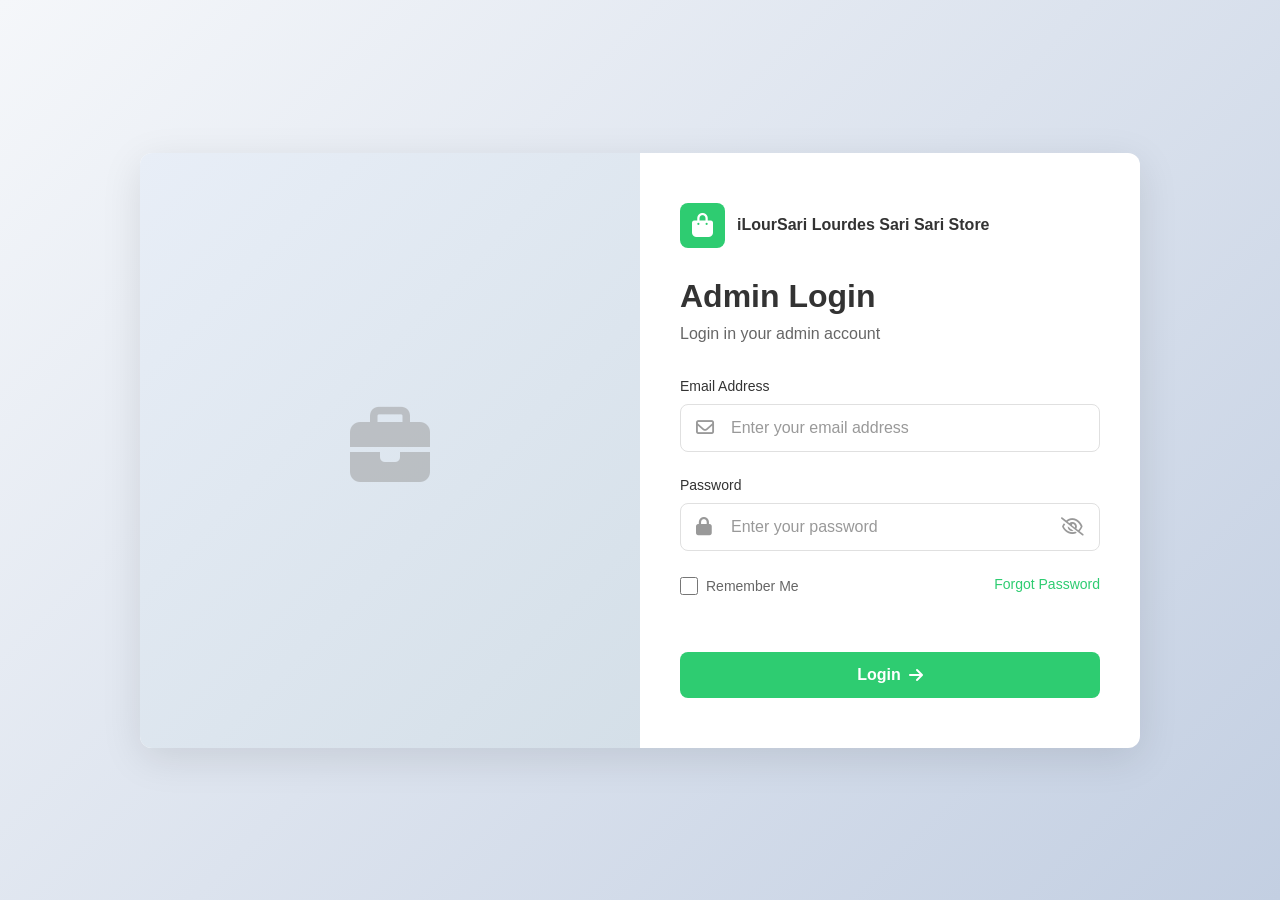
<file: index.html>
<!DOCTYPE html>
<html lang="en">
<head>
    <meta charset="UTF-8">
    <meta name="viewport" content="width=device-width, initial-scale=1.0">
    <title>iLourSari Lourdes Sari Sari Store</title>
    <link rel="stylesheet" href="style.css">
    <link rel="shortcut icon" href="image/store.ico" type="image/fav.ico">
    <link rel="stylesheet" href="https://cdnjs.cloudflare.com/ajax/libs/font-awesome/6.5.0/css/all.min.css">
</head>
<body>
    <div class="login-container">
        <div class="login-illustration">
            <div class="illustration-placeholder">
                <i class="fas fa-briefcase"></i>
            </div>
        </div>

        <div class="login-form-container">
            <div class="logo-section">
                <div class="logo-icon">
                    <i class="fas fa-bag-shopping"></i>
                </div>
                <span class="logo-text">iLourSari Lourdes Sari Sari Store</span>
            </div>

            <h1>Admin Login</h1>
            <p class="subtitle">Login in your admin account</p>

            <form id="loginForm">
                <div class="form-group">
                    <label for="email">Email Address</label>
                    <div class="input-wrapper">
                        <i class="fa-regular fa-envelope input-icon"></i>
                        <input 
                            type="email" 
                            id="email" 
                            name="email" 
                            placeholder="Enter your email address"
                            required
                        >
                    </div>
                </div>

                <div class="form-group">
                    <label for="password">Password</label>
                    <div class="input-wrapper">
                        <i class="fa-solid fa-lock input-icon"></i>
                        <input 
                            type="password" 
                            id="password" 
                            name="password" 
                            placeholder="Enter your password"
                            required
                        >
                        <button 
                            type="button" 
                            class="password-toggle" 
                            id="passwordToggle"
                            aria-label="Toggle password visibility"
                        >
                            <i class="fa-regular fa-eye-slash"></i>
                        </button>
                    </div>
                </div>

                <div class="form-footer">
                    <div class="checkbox-wrapper">
                        <input 
                            type="checkbox" 
                            id="rememberMe" 
                            name="rememberMe"
                        >
                        <label for="rememberMe">Remember Me</label>
                    </div>
                    <a href="#" class="forgot-password">Forgot Password</a>
                </div>

                <button type="submit" class="login-btn">
                    <span>Login</span>
                    <i class="fa-solid fa-arrow-right"></i>
                </button>
            </form>
        </div>
    </div>
    <script src="script.js"></script>
    
</body>
</html>
</file>
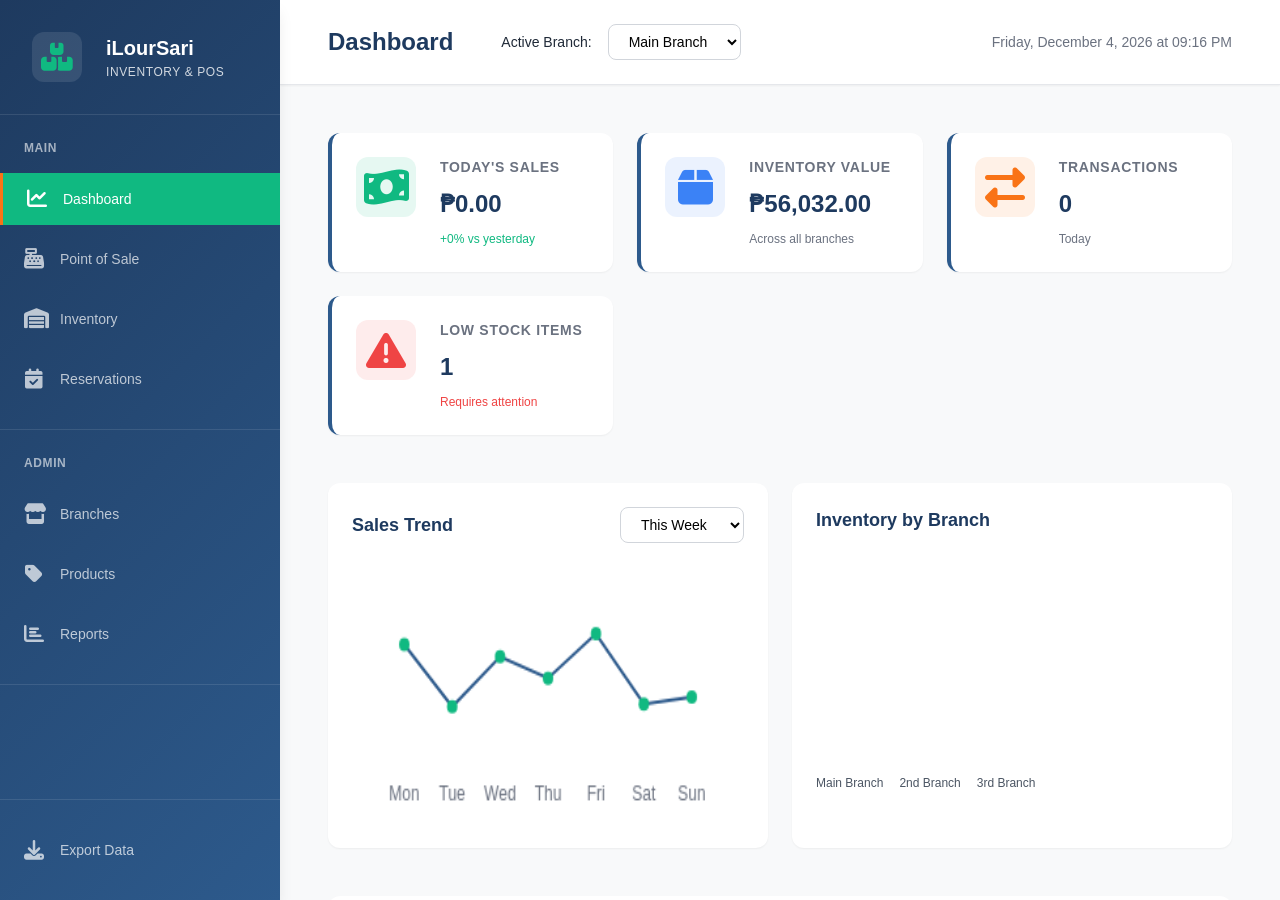
<file: dashboard.html>
<!DOCTYPE html>
<html lang="en">
<head>
  <meta charset="UTF-8">
  <meta name="viewport" content="width=device-width, initial-scale=1.0">
  <title>iLourSari  Inventory & POS System</title>
  <link rel="stylesheet" href="https://cdnjs.cloudflare.com/ajax/libs/font-awesome/6.4.0/css/all.min.css">
  <link rel="stylesheet" href="dashboard.css">
</head>
<body>
  <div id="app">
    <!-- Main Container -->
    <div class="app-container">
      <!-- Sidebar Navigation -->
      <nav class="sidebar">
        <div class="brand">
          <div class="brand-icon"><i class="fas fa-boxes"></i></div>
          <div class="brand-text">
            <div class="brand-name">iLourSari</div>
            <div class="brand-subtitle">Inventory & POS</div>
          </div>
        </div>

        <div class="nav-section">
          <div class="nav-label">Main</div>
          <div class="nav-items">
            <button class="nav-item active" data-page="dashboard">
              <span class="icon"><i class="fas fa-chart-line"></i></span>
              <span>Dashboard</span>
            </button>
            <button class="nav-item" data-page="pos">
              <span class="icon"><i class="fas fa-cash-register"></i></span>
              <span>Point of Sale</span>
            </button>
            <button class="nav-item" data-page="inventory">
              <span class="icon"><i class="fas fa-warehouse"></i></span>
              <span>Inventory</span>
            </button>
            <button class="nav-item" data-page="reservations">
              <span class="icon"><i class="fas fa-calendar-check"></i></span>
              <span>Reservations</span>
            </button>
          </div>
        </div>

        <div class="nav-section">
          <div class="nav-label">Admin</div>
          <div class="nav-items">
            <button class="nav-item" data-page="branches">
              <span class="icon"><i class="fas fa-store"></i></span>
              <span>Branches</span>
            </button>
            <button class="nav-item" data-page="products">
              <span class="icon"><i class="fas fa-tag"></i></span>
              <span>Products</span>
            </button>
            <button class="nav-item" data-page="reports">
              <span class="icon"><i class="fas fa-chart-bar"></i></span>
              <span>Reports</span>
            </button>
          </div>
        </div>

        <div class="nav-footer">
          <button class="nav-item" id="export-btn">
            <span class="icon"><i class="fas fa-download"></i></span>
            <span>Export Data</span>
          </button>
        </div>
      </nav>

      <!-- Main Content Area -->
      <main class="main-content">
        <!-- Header -->
        <header class="header">
          <div class="header-left">
            <h1 id="page-title">Dashboard</h1>
            <div id="branch-selector" class="branch-selector"></div>
          </div>
          <div class="header-right">
            <div class="header-info">
              <span id="current-date"></span>
            </div>
          </div>
        </header>

        <!-- Page Content Container -->
        <div class="content-area">
          <!-- Dashboard Page -->
          <div id="page-dashboard" class="page active">
            <div class="dashboard-grid">
              <!-- KPI Cards -->
              <div class="kpi-grid">
                <div class="kpi-card">
                  <div class="kpi-icon sales"><i class="fas fa-money-bill-wave"></i></div>
                  <div class="kpi-content">
                    <div class="kpi-label">Today's Sales</div>
                    <div class="kpi-value" id="kpi-sales">₱0.00</div>
                    <div class="kpi-change positive">+0% vs yesterday</div>
                  </div>
                </div>
                <div class="kpi-card">
                  <div class="kpi-icon inventory"><i class="fas fa-box"></i></div>
                  <div class="kpi-content">
                    <div class="kpi-label">Inventory Value</div>
                    <div class="kpi-value" id="kpi-inventory">₱0.00</div>
                    <div class="kpi-change">Across all branches</div>
                  </div>
                </div>
                <div class="kpi-card">
                  <div class="kpi-icon transactions"><i class="fas fa-exchange-alt"></i></div>
                  <div class="kpi-content">
                    <div class="kpi-label">Transactions</div>
                    <div class="kpi-value" id="kpi-transactions">0</div>
                    <div class="kpi-change">Today</div>
                  </div>
                </div>
                <div class="kpi-card">
                  <div class="kpi-icon alert"><i class="fas fa-exclamation-triangle"></i></div>
                  <div class="kpi-content">
                    <div class="kpi-label">Low Stock Items</div>
                    <div class="kpi-value" id="kpi-low-stock">0</div>
                    <div class="kpi-change negative">Requires attention</div>
                  </div>
                </div>
              </div>

              <!-- Charts Section -->
              <div class="charts-section">
                <div class="chart-card">
                  <div class="chart-header">
                    <h3>Sales Trend</h3>
                    <select id="sales-filter" class="filter-select">
                      <option value="week">This Week</option>
                      <option value="month">This Month</option>
                      <option value="all">All Time</option>
                    </select>
                  </div>
                  <canvas id="salesChart" class="chart"></canvas>
                </div>
                <div class="chart-card">
                  <div class="chart-header">
                    <h3>Inventory by Branch</h3>
                  </div>
                  <div id="branchInventoryChart" class="inventory-chart"></div>
                </div>
              </div>

              <!-- Branch Performance Table -->
              <div class="data-table-card">
                <div class="table-header">
                  <h3>Branch Performance</h3>
                </div>
                <table class="data-table">
                  <thead>
                    <tr>
                      <th>Branch</th>
                      <th>Today's Sales</th>
                      <th>Transactions</th>
                      <th>Inventory Value</th>
                      <th>Status</th>
                    </tr>
                  </thead>
                  <tbody id="branch-table-body">
                  </tbody>
                </table>
              </div>
            </div>
          </div>

          <!-- POS Page -->
          <div id="page-pos" class="page">
            <div class="pos-container">
              <!-- Product Search & Browse -->
              <div class="pos-section product-section">
                <div class="section-header">
                  <h3>Products</h3>
                  <input type="text" id="product-search" class="search-input" placeholder="Search products...">
                </div>
                <div id="product-grid" class="product-grid"></div>
              </div>

              <!-- Shopping Cart -->
              <div class="pos-section cart-section">
                <div class="section-header">
                  <h3>Shopping Cart</h3>
                  <button id="clear-cart" class="btn btn-secondary btn-sm">Clear</button>
                </div>
                <div id="cart-items" class="cart-items"></div>
                <div class="cart-summary">
                  <div class="summary-row">
                    <span>Subtotal:</span>
                    <span id="subtotal">₱0.00</span>
                  </div>
                  <div class="summary-row">
                    <span>Discount:</span>
                    <input type="number" id="discount" class="discount-input" min="0" value="0" placeholder="0">
                  </div>
                  <div class="summary-row total">
                    <span>Total:</span>
                    <span id="total">₱0.00</span>
                  </div>
                </div>

                <!-- Payment Method -->
                <div class="payment-section">
                  <div class="payment-label">Payment Method</div>
                  <div class="payment-options">
                    <button class="payment-btn active" data-method="cash">Cash</button>
                    <button class="payment-btn" data-method="gcash">GCash</button>
                  </div>
                </div>

                <!-- Action Buttons -->
                <div class="action-buttons">
                  <button id="checkout-btn" class="btn btn-primary btn-lg">Checkout</button>
                  <button id="print-receipt-btn" class="btn btn-secondary btn-lg" disabled>Print Receipt</button>
                </div>
              </div>
            </div>
          </div>

          <!-- Inventory Management Page -->
          <div id="page-inventory" class="page">
            <div class="inventory-container">
              <div class="page-header">
                <div>
                  <h2>Inventory Management</h2>
                  <p>Manage stock levels across all branches</p>
                </div>
                <button id="add-product-btn" class="btn btn-primary">+ Add Product</button>
              </div>

              <!-- Inventory Filters -->
              <div class="inventory-filters">
                <input type="text" id="inventory-search" class="search-input" placeholder="Search products...">
                <select id="category-filter" class="filter-select">
                  <option value="">All Categories</option>
                  <option value="grocery">Grocery</option>
                  <option value="beverages">Beverages</option>
                  <option value="snacks">Snacks</option>
                  <option value="toiletries">Toiletries</option>
                  <option value="household">Household</option>
                </select>
                <select id="stock-filter" class="filter-select">
                  <option value="">All Stock Levels</option>
                  <option value="low">Low Stock</option>
                  <option value="normal">Normal</option>
                  <option value="high">High</option>
                </select>
              </div>

              <!-- Inventory Table -->
              <div class="data-table-card">
                <table class="data-table">
                  <thead>
                    <tr>
                      <th>Product</th>
                      <th>Category</th>
                      <th>SKU</th>
                      <th>Unit Price</th>
                      <th>Branch Levels</th>
                      <th>Total Stock</th>
                      <th>Reorder Point</th>
                      <th>Status</th>
                      <th>Actions</th>
                    </tr>
                  </thead>
                  <tbody id="inventory-table-body">
                  </tbody>
                </table>
              </div>
            </div>
          </div>

          <!-- Product Management Page -->
          <div id="page-products" class="page">
            <div class="products-container">
              <div class="page-header">
                <h2>Product Management</h2>
                <button id="new-product-btn" class="btn btn-primary">+ New Product</button>
              </div>

              <div class="data-table-card">
                <table class="data-table">
                  <thead>
                    <tr>
                      <th>Product Name</th>
                      <th>SKU</th>
                      <th>Category</th>
                      <th>Unit Price</th>
                      <th>Reorder Point</th>
                      <th>Status</th>
                      <th>Actions</th>
                    </tr>
                  </thead>
                  <tbody id="products-table-body">
                  </tbody>
                </table>
              </div>
            </div>
          </div>

          <!-- Branches Page -->
          <div id="page-branches" class="page">
            <div class="branches-container">
              <div class="page-header">
                <h2>Branch Management</h2>
              </div>
              <div id="branches-grid" class="branches-grid"></div>
            </div>
          </div>

          <!-- Reservations Page -->
          <div id="page-reservations" class="page">
            <div class="reservations-container">
              <div class="page-header">
                <h2>Product Reservations</h2>
              </div>

              <div class="reservations-tabs">
                <button class="tab-btn active" data-tab="active">Active</button>
                <button class="tab-btn" data-tab="completed">Completed</button>
                <button class="tab-btn" data-tab="cancelled">Cancelled</button>
              </div>

              <div class="data-table-card">
                <table class="data-table">
                  <thead>
                    <tr>
                      <th>Reservation ID</th>
                      <th>Customer</th>
                      <th>Product</th>
                      <th>Quantity</th>
                      <th>Branch</th>
                      <th>Date</th>
                      <th>Expiry</th>
                      <th>Status</th>
                      <th>Actions</th>
                    </tr>
                  </thead>
                  <tbody id="reservations-table-body">
                  </tbody>
                </table>
              </div>
            </div>
          </div>

          <!-- Reports Page -->
          <div id="page-reports" class="page">
            <div class="reports-container">
              <div class="page-header">
                <h2>Reports & Analytics</h2>
              </div>

              <div class="reports-filters">
                <input type="date" id="report-start-date" class="date-input">
                <span>to</span>
                <input type="date" id="report-end-date" class="date-input">
                <button id="generate-report-btn" class="btn btn-primary">Generate Report</button>
                <button id="export-csv-btn" class="btn btn-secondary">Export CSV</button>
              </div>

              <div class="reports-grid">
                <div class="report-card">
                  <h3>Sales Summary</h3>
                  <div id="sales-summary" class="report-content"></div>
                </div>
                <div class="report-card">
                  <h3>Top Products</h3>
                  <div id="top-products" class="report-content"></div>
                </div>
                <div class="report-card">
                  <h3>Branch Comparison</h3>
                  <div id="branch-comparison" class="report-content"></div>
                </div>
              </div>
            </div>
          </div>
        </div>
      </main>
    </div>

    <!-- Modals -->
    <!-- Product Modal -->
    <div id="product-modal" class="modal">
      <div class="modal-content">
        <div class="modal-header">
          <h2 id="modal-title">Add Product</h2>
          <button class="close-btn">&times;</button>
        </div>
        <form id="product-form" class="modal-form">
          <div class="form-group">
            <label for="product-name">Product Name *</label>
            <input type="text" id="product-name" required>
          </div>
          <div class="form-row">
            <div class="form-group">
              <label for="product-sku">SKU *</label>
              <input type="text" id="product-sku" required>
            </div>
            <div class="form-group">
              <label for="product-category">Category *</label>
              <select id="product-category" required>
                <option value="">Select Category</option>
                <option value="grocery">Grocery</option>
                <option value="beverages">Beverages</option>
                <option value="snacks">Snacks</option>
                <option value="toiletries">Toiletries</option>
                <option value="household">Household</option>
              </select>
            </div>
          </div>
          <div class="form-row">
            <div class="form-group">
              <label for="product-price">Unit Price *</label>
              <input type="number" id="product-price" step="0.01" required>
            </div>
            <div class="form-group">
              <label for="product-reorder">Reorder Point *</label>
              <input type="number" id="product-reorder" required>
            </div>
          </div>
          <div class="form-actions">
            <button type="button" class="btn btn-secondary" id="modal-cancel">Cancel</button>
            <button type="submit" class="btn btn-primary">Save Product</button>
          </div>
        </form>
      </div>
    </div>

    <!-- Stock Update Modal -->
    <div id="stock-modal" class="modal">
      <div class="modal-content">
        <div class="modal-header">
          <h2>Update Stock</h2>
          <button class="close-btn">&times;</button>
        </div>
        <form id="stock-form" class="modal-form">
          <div class="form-group">
            <label for="stock-product">Product</label>
            <input type="text" id="stock-product" readonly>
          </div>
          <div class="form-group">
            <label for="stock-branch">Branch *</label>
            <select id="stock-branch" required></select>
          </div>
          <div class="form-row">
            <div class="form-group">
              <label for="stock-quantity">Current Quantity</label>
              <input type="number" id="stock-quantity" readonly>
            </div>
            <div class="form-group">
              <label for="stock-change">Add/Remove Quantity *</label>
              <input type="number" id="stock-change" required>
            </div>
          </div>
          <div class="form-group">
            <label for="stock-reason">Reason *</label>
            <select id="stock-reason" required>
              <option value="">Select Reason</option>
              <option value="restock">Restock</option>
              <option value="adjustment">Inventory Adjustment</option>
              <option value="damage">Damaged</option>
              <option value="loss">Loss</option>
              <option value="transfer">Transfer</option>
            </select>
          </div>
          <div class="form-actions">
            <button type="button" class="btn btn-secondary" id="stock-modal-cancel">Cancel</button>
            <button type="submit" class="btn btn-primary">Update Stock</button>
          </div>
        </form>
      </div>
    </div>

    <!-- Reservation Modal -->
    <div id="reservation-modal" class="modal">
      <div class="modal-content">
        <div class="modal-header">
          <h2>New Reservation</h2>
          <button class="close-btn">&times;</button>
        </div>
        <form id="reservation-form" class="modal-form">
          <div class="form-group">
            <label for="res-customer">Customer Name *</label>
            <input type="text" id="res-customer" required>
          </div>
          <div class="form-group">
            <label for="res-customer-phone">Phone Number</label>
            <input type="tel" id="res-customer-phone">
          </div>
          <div class="form-group">
            <label for="res-product">Product *</label>
            <select id="res-product" required></select>
          </div>
          <div class="form-group">
            <label for="res-quantity">Quantity *</label>
            <input type="number" id="res-quantity" min="1" required>
          </div>
          <div class="form-group">
            <label for="res-branch">Branch *</label>
            <select id="res-branch" required></select>
          </div>
          <div class="form-group">
            <label for="res-expiry">Expiry Date (days) *</label>
            <input type="number" id="res-expiry" min="1" value="7" required>
          </div>
          <div class="form-actions">
            <button type="button" class="btn btn-secondary" id="res-modal-cancel">Cancel</button>
            <button type="submit" class="btn btn-primary">Create Reservation</button>
          </div>
        </form>
      </div>
    </div>

    <!-- Receipt Modal -->
    <div id="receipt-modal" class="modal">
      <div class="modal-content receipt-modal-content">
        <div class="receipt-header">
          <h2>Transaction Receipt</h2>
          <button class="close-btn">&times;</button>
        </div>
        <div id="receipt-content" class="receipt-content"></div>
        <div class="receipt-actions">
          <button id="print-btn" class="btn btn-primary">Print</button>
          <button id="close-receipt-btn" class="btn btn-secondary">Close</button>
        </div>
      </div>
    </div>
  </div>

  <script src="dashboard.js"></script>
</body>
</html>
</file>
<file: style.css>
*{
    margin: 0;
    padding: 0;
    box-sizing: border-box;
}

body {
            font-family: -apple-system, BlinkMacSystemFont, 'Segoe UI', 'Roboto', 'Oxygen',
                'Ubuntu', 'Cantarell', 'Fira Sans', 'Droid Sans', 'Helvetica Neue',
                sans-serif;
            background: linear-gradient(135deg, #f5f7fa 0%, #c3cfe2 100%);
            min-height: 100vh;
            display: flex;
            justify-content: center;
            align-items: center;
            padding: 20px;
        }

        .login-container {
            display: flex;
            background: white;
            border-radius: 12px;
            box-shadow: 0 10px 40px rgba(0, 0, 0, 0.1);
            max-width: 1000px;
            width: 100%;
            overflow: hidden;
        }

        .login-illustration {
            flex: 1;
            background: linear-gradient(135deg, #e8eef7 0%, #d4dfe8 100%);
            display: flex;
            align-items: center;
            justify-content: center;
            padding: 40px;
            min-height: 500px;
        }

        .illustration-placeholder {
            text-align: center;
            color: #999;
            font-size: 80px;
            opacity: 0.5;
        }

        .login-form-container {
            flex: 1;
            padding: 50px 40px;
            display: flex;
            flex-direction: column;
            justify-content: center;
        }

        .logo-section {
            display: flex;
            align-items: center;
            gap: 12px;
            margin-bottom: 30px;
        }

        .logo-icon {
            width: 45px;
            height: 45px;
            background: #2ecc71;
            border-radius: 8px;
            display: flex;
            align-items: center;
            justify-content: center;
            color: white;
            font-size: 24px;
        }

        .logo-text {
            font-size: 16px;
            font-weight: 600;
            color: #333;
        }

        h1 {
            font-size: 32px;
            color: #333;
            margin-bottom: 10px;
            font-weight: 700;
        }

        .subtitle {
            color: #666;
            font-size: 16px;
            margin-bottom: 35px;
        }

        .form-group {
            margin-bottom: 25px;
        }

        label {
            display: block;
            margin-bottom: 10px;
            color: #333;
            font-weight: 500;
            font-size: 14px;
        }

        .input-wrapper {
            position: relative;
            display: flex;
            align-items: center;
        }

        .input-icon {
            position: absolute;
            left: 16px;
            color: #999;
            font-size: 18px;
            pointer-events: none;
            z-index: 1;
        }

        input[type="email"],
        input[type="password"],
        input[type="text"] {
            width: 100%;
            padding: 14px 16px 14px 50px;
            border: 1px solid #e0e0e0;
            border-radius: 8px;
            font-size: 16px;
            transition: all 0.3s ease;
            background: #fff;
        }

        input[type="email"]:focus,
        input[type="password"]:focus,
        input[type="text"]:focus {
            outline: none;
            border-color: #2ecc71;
            box-shadow: 0 0 0 3px rgba(46, 204, 113, 0.1);
        }

        input::placeholder {
            color: #999;
        }

        .password-toggle {
            position: absolute;
            right: 16px;
            background: none;
            border: none;
            cursor: pointer;
            color: #999;
            font-size: 18px;
            padding: 0;
            display: flex;
            align-items: center;
            justify-content: center;
            width: 24px;
            height: 24px;
            transition: color 0.3s ease;
        }

        .password-toggle:hover {
            color: #2ecc71;
        }

        .checkbox-wrapper {
            display: flex;
            align-items: center;
            margin-bottom: 25px;
        }

        .checkbox-wrapper input[type="checkbox"] {
            width: 18px;
            height: 18px;
            cursor: pointer;
            margin-right: 8px;
        }

        .checkbox-wrapper label {
            margin: 0;
            cursor: pointer;
            font-size: 14px;
            color: #666;
            flex: 1;
        }

        .forgot-password {
            text-decoration: none;
            color: #2ecc71;
            font-size: 14px;
            font-weight: 500;
            margin-bottom: 30px;
            transition: color 0.3s ease;
        }

        .forgot-password:hover {
            color: #27ae60;
        }

        .form-footer {
            display: flex;
            justify-content: space-between;
            align-items: center;
            margin-bottom: 30px;
        }

        .login-btn {
            width: 100%;
            padding: 14px 24px;
            background: #2ecc71;
            color: white;
            border: none;
            border-radius: 8px;
            font-size: 16px;
            font-weight: 600;
            cursor: pointer;
            transition: all 0.3s ease;
            display: flex;
            align-items: center;
            justify-content: center;
            gap: 8px;
        }

        .login-btn:hover {
            background: #27ae60;
            box-shadow: 0 4px 12px rgba(46, 204, 113, 0.3);
        }

        .login-btn:active {
            transform: scale(0.98);
        }

        @media (max-width: 768px) {
            .login-container {
                flex-direction: column;
            }

            .login-illustration {
                min-height: 300px;
                order: -1;
            }

            .login-form-container {
                padding: 40px 25px;
            }

            h1 {
                font-size: 24px;
            }

            .illustration-placeholder {
                font-size: 60px;
            }
        }
</file>
<file: dashboard.css>
:root {
  /* Primary Colors */
  --primary-dark: #1e3a5f;
  --primary-base: #2d5a8c;
  --primary-light: #3d7ab8;
  
  /* Accent Colors */
  --accent-green: #10b981;
  --accent-orange: #f97316;
  --accent-red: #ef4444;
  
  /* Neutral Colors */
  --neutral-white: #ffffff;
  --neutral-light: #f8f9fa;
  --neutral-gray-100: #f3f4f6;
  --neutral-gray-200: #e5e7eb;
  --neutral-gray-300: #d1d5db;
  --neutral-gray-400: #9ca3af;
  --neutral-gray-500: #6b7280;
  --neutral-gray-600: #4b5563;
  --neutral-gray-700: #374151;
  --neutral-dark: #1f2937;
  
  /* Status Colors */
  --status-success: #10b981;
  --status-warning: #f59e0b;
  --status-error: #ef4444;
  --status-info: #3b82f6;
  
  /* Spacing */
  --spacing-xs: 0.25rem;
  --spacing-sm: 0.5rem;
  --spacing-md: 1rem;
  --spacing-lg: 1.5rem;
  --spacing-xl: 2rem;
  --spacing-2xl: 3rem;
  
  /* Typography */
  --font-family-sans: -apple-system, BlinkMacSystemFont, 'Segoe UI', Roboto, 'Helvetica Neue', Arial, sans-serif;
  --font-size-xs: 0.75rem;
  --font-size-sm: 0.875rem;
  --font-size-base: 1rem;
  --font-size-lg: 1.125rem;
  --font-size-xl: 1.25rem;
  --font-size-2xl: 1.5rem;
  --font-size-3xl: 1.875rem;
  
  /* Shadows */
  --shadow-sm: 0 1px 2px 0 rgba(0, 0, 0, 0.05);
  --shadow-md: 0 4px 6px -1px rgba(0, 0, 0, 0.1);
  --shadow-lg: 0 10px 15px -3px rgba(0, 0, 0, 0.1);
  --shadow-xl: 0 20px 25px -5px rgba(0, 0, 0, 0.1);
  
  /* Border Radius */
  --radius-sm: 0.375rem;
  --radius-md: 0.5rem;
  --radius-lg: 0.75rem;
  --radius-xl: 1rem;
  
  /* Transitions */
  --transition-fast: 150ms ease-in-out;
  --transition-base: 200ms ease-in-out;
  --transition-slow: 300ms ease-in-out;
}

* {
  margin: 0;
  padding: 0;
  box-sizing: border-box;
}

html, body {
  width: 100%;
  height: 100%;
}

body {
  font-family: var(--font-family-sans);
  background-color: var(--neutral-light);
  color: var(--neutral-dark);
  font-size: var(--font-size-base);
  line-height: 1.5;
}

/* APP STRUCTURE  */
.app-container {
  display: flex;
  height: 100vh;
  overflow: hidden;
}

/*  SIDEBAR  */
.sidebar {
  width: 280px;
  background: linear-gradient(135deg, var(--primary-dark) 0%, var(--primary-base) 100%);
  color: var(--neutral-white);
  overflow-y: auto;
  display: flex;
  flex-direction: column;
  box-shadow: var(--shadow-lg);
  position: relative;
  z-index: 100;
}

.brand {
  display: flex;
  align-items: center;
  gap: var(--spacing-lg);
  padding: var(--spacing-xl);
  border-bottom: 1px solid rgba(255, 255, 255, 0.1);
}

.brand-icon {
  font-size: 1.75rem;
  width: 50px;
  height: 50px;
  background: rgba(255, 255, 255, 0.1);
  border-radius: var(--radius-lg);
  display: flex;
  align-items: center;
  justify-content: center;
}

.brand-icon i {
  color: var(--accent-green);
}

.brand-text {
  flex: 1;
}

.brand-name {
  font-size: var(--font-size-xl);
  font-weight: 700;
}

.brand-subtitle {
  font-size: var(--font-size-xs);
  opacity: 0.8;
  text-transform: uppercase;
  letter-spacing: 0.05em;
}

.nav-section {
  padding: var(--spacing-lg) 0;
  border-bottom: 1px solid rgba(255, 255, 255, 0.1);
}

.nav-label {
  font-size: var(--font-size-xs);
  text-transform: uppercase;
  font-weight: 600;
  opacity: 0.6;
  padding: 0 var(--spacing-lg) var(--spacing-md);
  letter-spacing: 0.05em;
}

.nav-items {
  display: flex;
  flex-direction: column;
  gap: var(--spacing-sm);
}

.nav-item {
  display: flex;
  align-items: center;
  gap: var(--spacing-md);
  padding: var(--spacing-md) var(--spacing-lg);
  background: transparent;
  color: rgba(255, 255, 255, 0.7);
  border: none;
  cursor: pointer;
  font-size: var(--font-size-sm);
  font-weight: 500;
  transition: all var(--transition-fast);
  text-align: left;
  white-space: nowrap;
}

.nav-item:hover {
  background: rgba(255, 255, 255, 0.1);
  color: var(--neutral-white);
}

.nav-item.active {
  background: var(--accent-green);
  color: var(--neutral-white);
  border-left: 3px solid var(--accent-orange);
}

.nav-item .icon {
  font-size: 1.25rem;
  min-width: 1.25rem;
  display: flex;
  align-items: center;
  justify-content: center;
}

.nav-item .icon i {
  width: 1.25rem;
  text-align: center;
}

.nav-footer {
  margin-top: auto;
  padding: var(--spacing-lg) 0;
  border-top: 1px solid rgba(255, 255, 255, 0.1);
}

/* MAIN CONTENT  */
.main-content {
  flex: 1;
  display: flex;
  flex-direction: column;
  overflow: hidden;
}

.header {
  background: var(--neutral-white);
  border-bottom: 1px solid var(--neutral-gray-200);
  padding: var(--spacing-lg) var(--spacing-2xl);
  display: flex;
  justify-content: space-between;
  align-items: center;
  box-shadow: var(--shadow-sm);
}

.header-left {
  display: flex;
  align-items: center;
  gap: var(--spacing-2xl);
}

.header-left h1 {
  font-size: var(--font-size-2xl);
  font-weight: 700;
  color: var(--primary-dark);
}

.header-right {
  display: flex;
  align-items: center;
  gap: var(--spacing-xl);
}

.header-info {
  text-align: right;
  font-size: var(--font-size-sm);
  color: var(--neutral-gray-500);
}

.branch-selector {
  display: flex;
  align-items: center;
  gap: var(--spacing-md);
  font-size: var(--font-size-sm);
}

.branch-selector select {
  padding: var(--spacing-sm) var(--spacing-md);
  border: 1px solid var(--neutral-gray-300);
  border-radius: var(--radius-md);
  background: var(--neutral-white);
  font-size: var(--font-size-sm);
  cursor: pointer;
  transition: border-color var(--transition-fast);
}

.branch-selector select:hover,
.branch-selector select:focus {
  border-color: var(--primary-base);
  outline: none;
}

.content-area {
  flex: 1;
  overflow-y: auto;
  padding: var(--spacing-2xl);
}

/* PAGES */
.page {
  display: none;
  animation: fadeIn var(--transition-base);
}

.page.active {
  display: block;
}

@keyframes fadeIn {
  from {
    opacity: 0;
    transform: translateY(10px);
  }
  to {
    opacity: 1;
    transform: translateY(0);
  }
}

/* DASHBOARD  */
.dashboard-grid {
  display: flex;
  flex-direction: column;
  gap: var(--spacing-2xl);
}

.kpi-grid {
  display: grid;
  grid-template-columns: repeat(auto-fit, minmax(250px, 1fr));
  gap: var(--spacing-lg);
}

.kpi-card {
  background: var(--neutral-white);
  border-radius: var(--radius-lg);
  padding: var(--spacing-lg);
  display: flex;
  gap: var(--spacing-lg);
  box-shadow: var(--shadow-sm);
  transition: all var(--transition-fast);
  border-left: 4px solid var(--primary-base);
}

.kpi-card:hover {
  box-shadow: var(--shadow-lg);
  transform: translateY(-2px);
}

.kpi-icon {
  font-size: 2.5rem;
  width: 60px;
  height: 60px;
  border-radius: var(--radius-lg);
  display: flex;
  align-items: center;
  justify-content: center;
  flex-shrink: 0;
}

.kpi-icon.sales {
  background: rgba(16, 185, 129, 0.1);
  color: var(--accent-green);
}

.kpi-icon.inventory {
  background: rgba(59, 130, 246, 0.1);
  color: #3b82f6;
}

.kpi-icon.transactions {
  background: rgba(249, 115, 22, 0.1);
  color: var(--accent-orange);
}

.kpi-icon.alert {
  background: rgba(239, 68, 68, 0.1);
  color: var(--accent-red);
}

.kpi-content {
  flex: 1;
}

.kpi-label {
  font-size: var(--font-size-sm);
  color: var(--neutral-gray-500);
  text-transform: uppercase;
  font-weight: 600;
  letter-spacing: 0.05em;
}

.kpi-value {
  font-size: var(--font-size-2xl);
  font-weight: 700;
  color: var(--primary-dark);
  margin: var(--spacing-sm) 0;
}

.kpi-change {
  font-size: var(--font-size-xs);
  color: var(--neutral-gray-500);
}

.kpi-change.positive {
  color: var(--status-success);
}

.kpi-change.negative {
  color: var(--status-error);
}

.charts-section {
  display: grid;
  grid-template-columns: repeat(auto-fit, minmax(400px, 1fr));
  gap: var(--spacing-lg);
}

.chart-card {
  background: var(--neutral-white);
  border-radius: var(--radius-lg);
  padding: var(--spacing-lg);
  box-shadow: var(--shadow-sm);
}

.chart-header {
  display: flex;
  justify-content: space-between;
  align-items: center;
  margin-bottom: var(--spacing-lg);
}

.chart-header h3 {
  font-size: var(--font-size-lg);
  color: var(--primary-dark);
}

.filter-select {
  padding: var(--spacing-sm) var(--spacing-md);
  border: 1px solid var(--neutral-gray-300);
  border-radius: var(--radius-md);
  background: var(--neutral-white);
  font-size: var(--font-size-sm);
  cursor: pointer;
}

.chart {
  width: 100%;
  height: 250px;
}

.inventory-chart {
  display: flex;
  align-items: flex-end;
  gap: var(--spacing-md);
  height: 250px;
  padding: var(--spacing-md) 0;
}

.chart-bar {
  flex: 1;
  background: linear-gradient(to top, var(--accent-green), var(--primary-light));
  border-radius: var(--radius-md) var(--radius-md) 0 0;
  position: relative;
  min-height: 20px;
  cursor: pointer;
  transition: opacity var(--transition-fast);
}

.chart-bar:hover {
  opacity: 0.8;
}

.chart-bar-label {
  text-align: center;
  margin-top: var(--spacing-sm);
  font-size: var(--font-size-xs);
  color: var(--neutral-gray-600);
}

.data-table-card {
  background: var(--neutral-white);
  border-radius: var(--radius-lg);
  padding: var(--spacing-lg);
  box-shadow: var(--shadow-sm);
  overflow-x: auto;
}

.table-header {
  display: flex;
  justify-content: space-between;
  align-items: center;
  margin-bottom: var(--spacing-lg);
}

.table-header h3 {
  font-size: var(--font-size-lg);
  color: var(--primary-dark);
}

.data-table {
  width: 100%;
  border-collapse: collapse;
}

.data-table thead {
  background: var(--neutral-gray-100);
  border-bottom: 2px solid var(--neutral-gray-200);
}

.data-table th {
  padding: var(--spacing-md);
  text-align: left;
  font-weight: 600;
  color: var(--primary-dark);
  font-size: var(--font-size-sm);
  text-transform: uppercase;
  letter-spacing: 0.05em;
}

.data-table td {
  padding: var(--spacing-md);
  border-bottom: 1px solid var(--neutral-gray-200);
  font-size: var(--font-size-sm);
}

.data-table tbody tr:hover {
  background: var(--neutral-light);
}

.status-badge {
  display: inline-block;
  padding: var(--spacing-sm) var(--spacing-md);
  border-radius: var(--radius-md);
  font-size: var(--font-size-xs);
  font-weight: 600;
  text-transform: capitalize;
}

.status-badge.active {
  background: rgba(16, 185, 129, 0.1);
  color: var(--status-success);
}

.status-badge.inactive {
  background: rgba(156, 163, 175, 0.1);
  color: var(--neutral-gray-500);
}

.status-badge.warning {
  background: rgba(245, 158, 11, 0.1);
  color: var(--status-warning);
}

/* POS SYSTEM */
.pos-container {
  display: grid;
  grid-template-columns: 2fr 1fr;
  gap: var(--spacing-2xl);
  height: calc(100vh - 200px);
}

.pos-section {
  background: var(--neutral-white);
  border-radius: var(--radius-lg);
  padding: var(--spacing-lg);
  box-shadow: var(--shadow-sm);
  display: flex;
  flex-direction: column;
  overflow: hidden;
}

.section-header {
  display: flex;
  justify-content: space-between;
  align-items: center;
  margin-bottom: var(--spacing-lg);
  padding-bottom: var(--spacing-lg);
  border-bottom: 1px solid var(--neutral-gray-200);
}

.section-header h3 {
  font-size: var(--font-size-lg);
  color: var(--primary-dark);
}

.search-input {
  padding: var(--spacing-md) var(--spacing-lg);
  border: 1px solid var(--neutral-gray-300);
  border-radius: var(--radius-md);
  font-size: var(--font-size-sm);
  width: 100%;
  max-width: 300px;
  transition: border-color var(--transition-fast);
}

.search-input:focus {
  outline: none;
  border-color: var(--primary-base);
  box-shadow: 0 0 0 3px rgba(45, 90, 140, 0.1);
}

.product-section {
  overflow-y: auto;
}

.product-grid {
  display: grid;
  grid-template-columns: repeat(auto-fill, minmax(150px, 1fr));
  gap: var(--spacing-lg);
}

.product-card {
  background: var(--neutral-light);
  border: 1px solid var(--neutral-gray-200);
  border-radius: var(--radius-lg);
  padding: var(--spacing-md);
  cursor: pointer;
  transition: all var(--transition-fast);
  display: flex;
  flex-direction: column;
  text-align: center;
}

.product-card:hover {
  border-color: var(--accent-green);
  box-shadow: var(--shadow-md);
  transform: translateY(-4px);
}

.product-card.active {
  border-color: var(--primary-base);
  background: rgba(45, 90, 140, 0.05);
}

.product-icon {
  font-size: 2rem;
  margin: var(--spacing-md) 0;
}

.product-name {
  font-size: var(--font-size-sm);
  font-weight: 600;
  color: var(--primary-dark);
  margin-bottom: var(--spacing-sm);
  line-height: 1.3;
}

.product-price {
  font-size: var(--font-size-lg);
  font-weight: 700;
  color: var(--accent-green);
  margin-bottom: var(--spacing-md);
}

.product-stock {
  font-size: var(--font-size-xs);
  color: var(--neutral-gray-500);
  margin-bottom: var(--spacing-md);
}

.product-btn {
  width: 100%;
  padding: var(--spacing-sm) var(--spacing-md);
  background: var(--accent-green);
  color: var(--neutral-white);
  border: none;
  border-radius: var(--radius-md);
  cursor: pointer;
  font-size: var(--font-size-xs);
  font-weight: 600;
  transition: background var(--transition-fast);
}

.product-btn:hover {
  background: #059669;
}

.product-btn:disabled {
  background: var(--neutral-gray-400);
  cursor: not-allowed;
}

.cart-section {
  position: sticky;
  top: 0;
}

.cart-items {
  flex: 1;
  overflow-y: auto;
  margin-bottom: var(--spacing-lg);
  border: 1px solid var(--neutral-gray-200);
  border-radius: var(--radius-md);
  padding: var(--spacing-md);
}

.cart-item {
  display: flex;
  justify-content: space-between;
  align-items: center;
  padding: var(--spacing-md);
  border-bottom: 1px solid var(--neutral-gray-200);
  font-size: var(--font-size-sm);
}

.cart-item:last-child {
  border-bottom: none;
}

.cart-item-info {
  flex: 1;
}

.cart-item-name {
  font-weight: 600;
  color: var(--primary-dark);
  margin-bottom: var(--spacing-xs);
}

.cart-item-qty {
  display: flex;
  align-items: center;
  gap: var(--spacing-sm);
  margin-top: var(--spacing-sm);
}

.qty-btn {
  width: 24px;
  height: 24px;
  padding: 0;
  background: var(--neutral-gray-200);
  border: none;
  border-radius: var(--radius-sm);
  cursor: pointer;
  font-size: var(--font-size-xs);
  font-weight: 600;
}

.qty-btn:hover {
  background: var(--neutral-gray-300);
}

.cart-item-price {
  text-align: right;
  font-weight: 700;
  color: var(--accent-green);
}

.cart-item-remove {
  margin-left: var(--spacing-md);
  background: none;
  border: none;
  color: var(--status-error);
  cursor: pointer;
  font-size: var(--font-size-sm);
  padding: 0;
}

.cart-summary {
  background: var(--neutral-gray-100);
  border-radius: var(--radius-md);
  padding: var(--spacing-lg);
  margin-bottom: var(--spacing-lg);
}

.summary-row {
  display: flex;
  justify-content: space-between;
  align-items: center;
  margin-bottom: var(--spacing-md);
  font-size: var(--font-size-sm);
}

.summary-row.total {
  border-top: 2px solid var(--neutral-gray-300);
  padding-top: var(--spacing-md);
  font-weight: 700;
  font-size: var(--font-size-lg);
  color: var(--primary-dark);
}

.discount-input {
  width: 80px;
  padding: var(--spacing-sm);
  border: 1px solid var(--neutral-gray-300);
  border-radius: var(--radius-sm);
  text-align: right;
}

.payment-section {
  margin-bottom: var(--spacing-lg);
  padding-bottom: var(--spacing-lg);
  border-bottom: 1px solid var(--neutral-gray-200);
}

.payment-label {
  font-size: var(--font-size-sm);
  font-weight: 600;
  margin-bottom: var(--spacing-md);
  color: var(--primary-dark);
}

.payment-options {
  display: flex;
  gap: var(--spacing-md);
}

.payment-btn {
  flex: 1;
  padding: var(--spacing-md);
  background: var(--neutral-gray-100);
  border: 2px solid transparent;
  border-radius: var(--radius-md);
  cursor: pointer;
  font-size: var(--font-size-sm);
  font-weight: 600;
  transition: all var(--transition-fast);
}

.payment-btn:hover {
  border-color: var(--primary-base);
}

.payment-btn.active {
  background: var(--primary-base);
  color: var(--neutral-white);
  border-color: var(--primary-base);
}

.action-buttons {
  display: flex;
  gap: var(--spacing-md);
}

/* ===== INVENTORY MANAGEMENT ===== */
.inventory-container,
.products-container,
.branches-container,
.reservations-container,
.reports-container {
  display: flex;
  flex-direction: column;
  gap: var(--spacing-lg);
}

.page-header {
  display: flex;
  justify-content: space-between;
  align-items: center;
}

.page-header h2 {
  font-size: var(--font-size-2xl);
  color: var(--primary-dark);
  margin-bottom: var(--spacing-sm);
}

.page-header p {
  font-size: var(--font-size-sm);
  color: var(--neutral-gray-500);
}

.inventory-filters {
  display: flex;
  gap: var(--spacing-md);
  flex-wrap: wrap;
}

.inventory-filters .search-input,
.inventory-filters .filter-select {
  flex: 1;
  min-width: 150px;
}

.date-input {
  padding: var(--spacing-md) var(--spacing-lg);
  border: 1px solid var(--neutral-gray-300);
  border-radius: var(--radius-md);
  font-size: var(--font-size-sm);
}

/* ===== BRANCHES ===== */
.branches-grid {
  display: grid;
  grid-template-columns: repeat(auto-fill, minmax(300px, 1fr));
  gap: var(--spacing-lg);
}

.branch-card {
  background: var(--neutral-white);
  border-radius: var(--radius-lg);
  padding: var(--spacing-lg);
  box-shadow: var(--shadow-sm);
  border-left: 4px solid var(--accent-green);
}

.branch-card h3 {
  font-size: var(--font-size-lg);
  color: var(--primary-dark);
  margin-bottom: var(--spacing-sm);
}

.branch-info {
  font-size: var(--font-size-sm);
  color: var(--neutral-gray-600);
  margin-bottom: var(--spacing-md);
}

.branch-stats {
  display: grid;
  grid-template-columns: 1fr 1fr;
  gap: var(--spacing-md);
  padding-top: var(--spacing-md);
  border-top: 1px solid var(--neutral-gray-200);
}

.stat-item {
  text-align: center;
}

.stat-value {
  font-size: var(--font-size-lg);
  font-weight: 700;
  color: var(--primary-dark);
}

.stat-label {
  font-size: var(--font-size-xs);
  color: var(--neutral-gray-500);
  text-transform: uppercase;
}

/* RESERVATIONS */
.reservations-tabs {
  display: flex;
  gap: var(--spacing-md);
  margin-bottom: var(--spacing-lg);
  border-bottom: 1px solid var(--neutral-gray-200);
}

.tab-btn {
  padding: var(--spacing-md) var(--spacing-lg);
  background: transparent;
  border: none;
  border-bottom: 3px solid transparent;
  cursor: pointer;
  font-size: var(--font-size-sm);
  font-weight: 600;
  color: var(--neutral-gray-500);
  transition: all var(--transition-fast);
}

.tab-btn:hover {
  color: var(--primary-dark);
}

.tab-btn.active {
  color: var(--primary-base);
  border-bottom-color: var(--primary-base);
}

/* REPORTS  */
.reports-filters {
  display: flex;
  gap: var(--spacing-md);
  align-items: center;
  flex-wrap: wrap;
  padding: var(--spacing-lg);
  background: var(--neutral-white);
  border-radius: var(--radius-lg);
  box-shadow: var(--shadow-sm);
}

.reports-grid {
  display: grid;
  grid-template-columns: repeat(auto-fit, minmax(350px, 1fr));
  gap: var(--spacing-lg);
}

.report-card {
  background: var(--neutral-white);
  border-radius: var(--radius-lg);
  padding: var(--spacing-lg);
  box-shadow: var(--shadow-sm);
}

.report-card h3 {
  font-size: var(--font-size-lg);
  color: var(--primary-dark);
  margin-bottom: var(--spacing-lg);
  padding-bottom: var(--spacing-md);
  border-bottom: 1px solid var(--neutral-gray-200);
}

.report-content {
  display: flex;
  flex-direction: column;
  gap: var(--spacing-md);
}

.report-item {
  display: flex;
  justify-content: space-between;
  align-items: center;
  padding: var(--spacing-md);
  background: var(--neutral-light);
  border-radius: var(--radius-md);
}

.report-item-label {
  font-size: var(--font-size-sm);
  color: var(--neutral-gray-600);
}

.report-item-value {
  font-size: var(--font-size-lg);
  font-weight: 700;
  color: var(--primary-dark);
}

/* BUTTONS */
.btn {
  display: inline-flex;
  align-items: center;
  justify-content: center;
  gap: var(--spacing-md);
  padding: var(--spacing-md) var(--spacing-lg);
  border: none;
  border-radius: var(--radius-md);
  font-size: var(--font-size-sm);
  font-weight: 600;
  cursor: pointer;
  transition: all var(--transition-fast);
  text-decoration: none;
  white-space: nowrap;
}

.btn-primary {
  background: var(--accent-green);
  color: var(--neutral-white);
}

.btn-primary:hover {
  background: #059669;
}

.btn-primary:active {
  transform: scale(0.98);
}

.btn-secondary {
  background: var(--neutral-gray-200);
  color: var(--primary-dark);
}

.btn-secondary:hover {
  background: var(--neutral-gray-300);
}

.btn-sm {
  padding: var(--spacing-sm) var(--spacing-md);
  font-size: var(--font-size-xs);
}

.btn-lg {
  padding: var(--spacing-lg) var(--spacing-2xl);
  font-size: var(--font-size-base);
}

.btn:disabled {
  opacity: 0.5;
  cursor: not-allowed;
}

/* FORMS */
.form-group {
  margin-bottom: var(--spacing-lg);
}

.form-row {
  display: grid;
  grid-template-columns: 1fr 1fr;
  gap: var(--spacing-lg);
}

.form-group label {
  display: block;
  margin-bottom: var(--spacing-sm);
  font-size: var(--font-size-sm);
  font-weight: 600;
  color: var(--primary-dark);
}

.form-group input,
.form-group select,
.form-group textarea {
  width: 100%;
  padding: var(--spacing-md) var(--spacing-lg);
  border: 1px solid var(--neutral-gray-300);
  border-radius: var(--radius-md);
  font-size: var(--font-size-sm);
  font-family: inherit;
  transition: border-color var(--transition-fast);
}

.form-group input:focus,
.form-group select:focus,
.form-group textarea:focus {
  outline: none;
  border-color: var(--primary-base);
  box-shadow: 0 0 0 3px rgba(45, 90, 140, 0.1);
}

.form-actions {
  display: flex;
  gap: var(--spacing-md);
  justify-content: flex-end;
  margin-top: var(--spacing-2xl);
  padding-top: var(--spacing-lg);
  border-top: 1px solid var(--neutral-gray-200);
}

/* MODALS */
.modal {
  display: none;
  position: fixed;
  top: 0;
  left: 0;
  right: 0;
  bottom: 0;
  background: rgba(0, 0, 0, 0.5);
  z-index: 1000;
  align-items: center;
  justify-content: center;
  animation: fadeIn var(--transition-base);
}

.modal.active {
  display: flex;
}

.modal-content {
  background: var(--neutral-white);
  border-radius: var(--radius-xl);
  max-width: 600px;
  width: 90%;
  max-height: 90vh;
  overflow-y: auto;
  box-shadow: var(--shadow-xl);
  animation: slideUp var(--transition-base);
}

@keyframes slideUp {
  from {
    transform: translateY(20px);
    opacity: 0;
  }
  to {
    transform: translateY(0);
    opacity: 1;
  }
}

.modal-header {
  display: flex;
  justify-content: space-between;
  align-items: center;
  padding: var(--spacing-2xl);
  border-bottom: 1px solid var(--neutral-gray-200);
}

.modal-header h2 {
  font-size: var(--font-size-xl);
  color: var(--primary-dark);
}

.close-btn {
  background: transparent;
  border: none;
  font-size: var(--font-size-2xl);
  cursor: pointer;
  color: var(--neutral-gray-500);
  transition: color var(--transition-fast);
  width: 40px;
  height: 40px;
  display: flex;
  align-items: center;
  justify-content: center;
}

.close-btn:hover {
  color: var(--primary-dark);
}

.modal-form {
  padding: var(--spacing-2xl);
}

/*  RECEIPT  */
.receipt-modal-content {
  max-width: 400px;
}

.receipt-content {
  padding: var(--spacing-2xl);
  background: var(--neutral-light);
  border-radius: var(--radius-lg);
  margin: var(--spacing-2xl);
  font-family: 'Courier New', monospace;
  font-size: var(--font-size-sm);
  line-height: 1.8;
}

.receipt-header-text {
  text-align: center;
  font-weight: 700;
  margin-bottom: var(--spacing-lg);
  border-bottom: 1px solid var(--neutral-dark);
  padding-bottom: var(--spacing-md);
}

.receipt-item {
  display: flex;
  justify-content: space-between;
  margin-bottom: var(--spacing-sm);
}

.receipt-footer {
  text-align: center;
  margin-top: var(--spacing-lg);
  padding-top: var(--spacing-lg);
  border-top: 1px solid var(--neutral-dark);
  font-size: var(--font-size-xs);
}

.receipt-actions {
  display: flex;
  gap: var(--spacing-md);
  padding: var(--spacing-2xl);
  border-top: 1px solid var(--neutral-gray-200);
}

.receipt-actions .btn {
  flex: 1;
}

/* UTILITIES */
.hidden {
  display: none !important;
}

.text-center {
  text-align: center;
}

.mt-lg {
  margin-top: var(--spacing-lg);
}

.empty-state {
  display: flex;
  flex-direction: column;
  align-items: center;
  justify-content: center;
  padding: var(--spacing-3xl) var(--spacing-lg);
  text-align: center;
}

.empty-icon {
  font-size: 3rem;
  margin-bottom: var(--spacing-lg);
}

.empty-message {
  color: var(--neutral-gray-500);
  margin-bottom: var(--spacing-lg);
}

/*  SCROLLBAR  */
::-webkit-scrollbar {
  width: 8px;
  height: 8px;
}

::-webkit-scrollbar-track {
  background: var(--neutral-gray-100);
}

::-webkit-scrollbar-thumb {
  background: var(--neutral-gray-300);
  border-radius: 4px;
}

::-webkit-scrollbar-thumb:hover {
  background: var(--neutral-gray-400);
}

/* ===== RESPONSIVE ===== */
@media (max-width: 1200px) {
  .pos-container {
    grid-template-columns: 1fr;
  }

  .charts-section {
    grid-template-columns: 1fr;
  }
}

@media (max-width: 768px) {
  .sidebar {
    width: 200px;
  }

  .kpi-grid {
    grid-template-columns: 1fr;
  }

  .product-grid {
    grid-template-columns: repeat(auto-fill, minmax(100px, 1fr));
  }

  .form-row {
    grid-template-columns: 1fr;
  }
}
</file>
